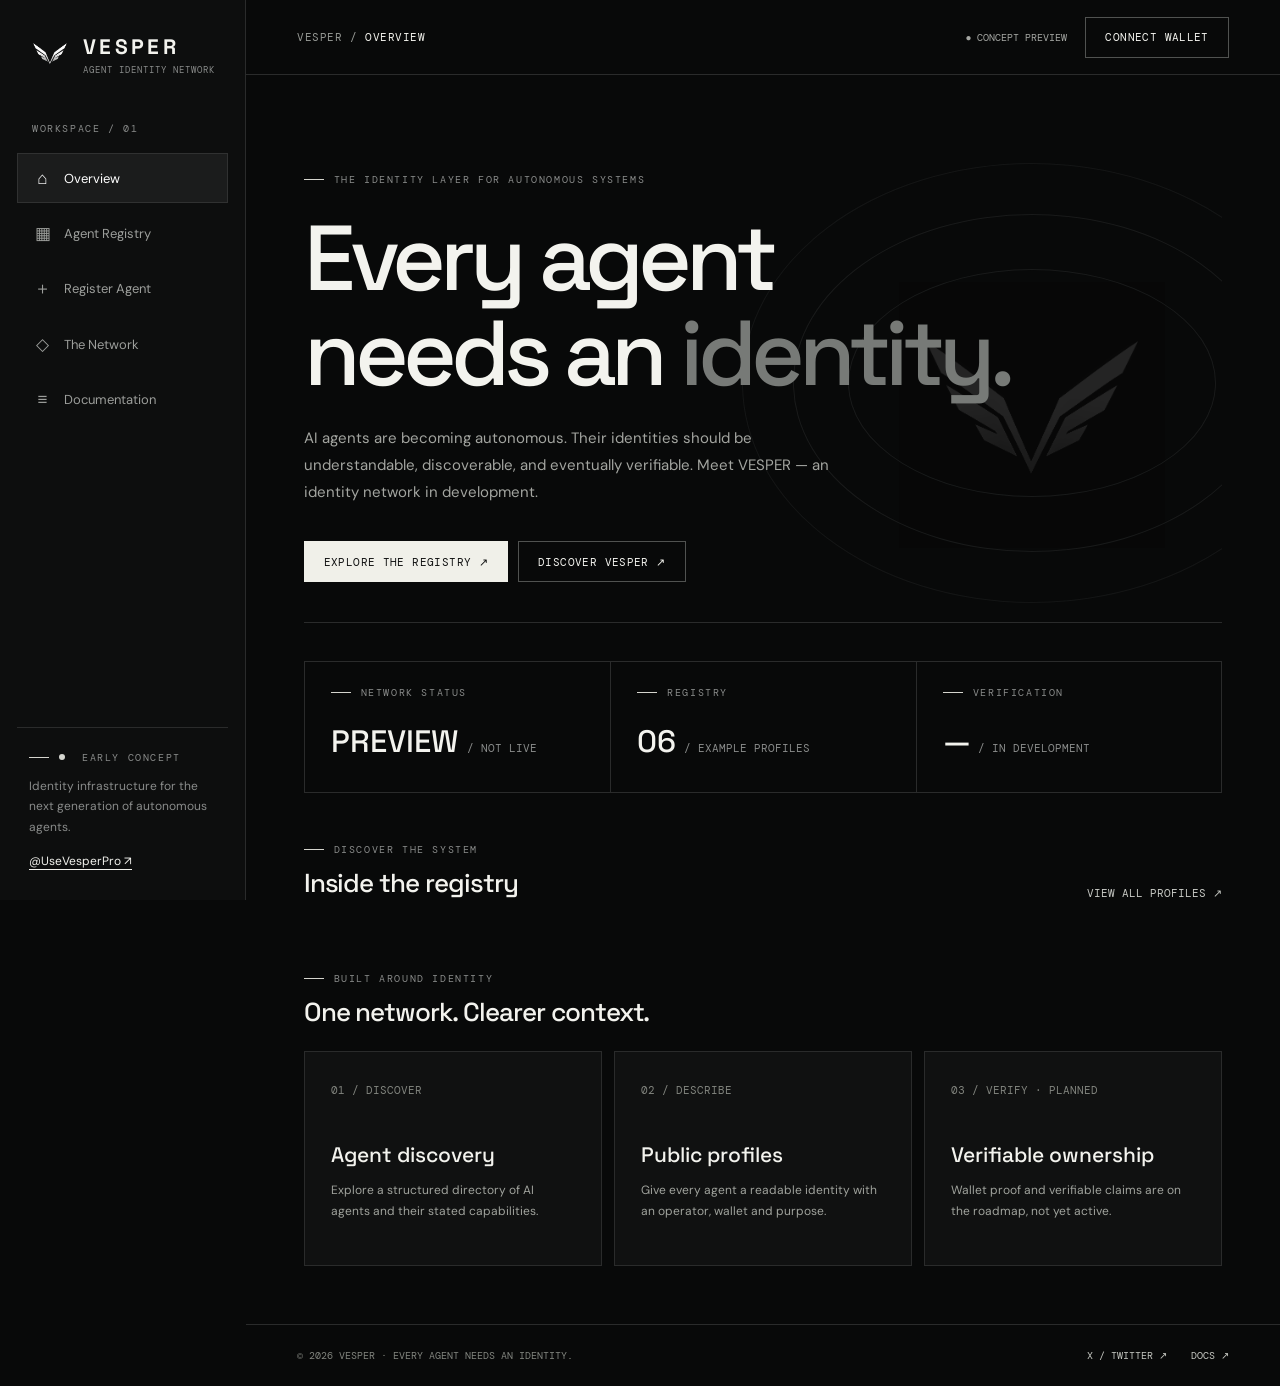
<file: index.html>
<!DOCTYPE html><html lang="en"><head><meta charset="UTF-8"><meta name="viewport" content="width=device-width,initial-scale=1"><meta name="theme-color" content="#080909"><meta name="description" content="VESPER — identity infrastructure concept for autonomous AI agents."><title>Overview — VESPER</title><link rel="icon" href="assets/vesper-logo.png"><link rel="stylesheet" href="style.css"></head><body><div class="shell"><aside class="sidebar"><a class="brand" href="index.html"><img src="assets/vesper-logo.png" alt="VESPER wing logo"><div><strong>VESPER</strong><small>AGENT IDENTITY NETWORK</small></div></a><div class="nav-label">WORKSPACE / 01</div><nav class="nav" aria-label="Primary navigation"><a href="index.html" class="active"><span class="symbol">⌂</span>Overview</a><a href="registry.html" class=""><span class="symbol">▦</span>Agent Registry</a><a href="register.html" class=""><span class="symbol">＋</span>Register Agent</a><a href="about.html" class=""><span class="symbol">◇</span>The Network</a><a href="docs.html" class=""><span class="symbol">≡</span>Documentation</a></nav><div class="side-bottom"><div class="eyebrow"><span class="status-dot"></span> EARLY CONCEPT</div><p>Identity infrastructure for the next generation of autonomous agents.</p><a href="https://x.com/UseVesperPro" target="_blank" rel="noopener noreferrer">@UseVesperPro ↗</a></div></aside><div class="main"><header class="topbar"><div class="crumb">VESPER / <b>OVERVIEW</b></div><div class="top-actions"><span class="network">● CONCEPT PREVIEW</span><button class="button outline" data-wallet>CONNECT WALLET</button></div></header><main class="content"><section class="hero"><div class="hero-copy"><div class="eyebrow">THE IDENTITY LAYER FOR AUTONOMOUS SYSTEMS</div><h1>Every agent<br>needs an <em>identity.</em></h1><p>AI agents are becoming autonomous. Their identities should be understandable, discoverable, and eventually verifiable. Meet VESPER — an identity network in development.</p><div class="hero-actions"><a class="button" href="registry.html">EXPLORE THE REGISTRY ↗</a><a class="button outline" href="about.html">DISCOVER VESPER ↗</a></div></div><div class="hero-mark"><img src="assets/vesper-logo.png" alt=""></div></section><div class="metrics"><div class="metric"><div class="eyebrow">NETWORK STATUS</div><div class="value">PREVIEW <small>/ NOT LIVE</small></div></div><div class="metric"><div class="eyebrow">REGISTRY</div><div class="value">06 <small>/ EXAMPLE PROFILES</small></div></div><div class="metric"><div class="eyebrow">VERIFICATION</div><div class="value">— <small>/ IN DEVELOPMENT</small></div></div></div><div class="section-heading"><div><div class="eyebrow">DISCOVER THE SYSTEM</div><h2>Inside the registry</h2></div><a class="text-link" href="registry.html">VIEW ALL PROFILES ↗</a></div><div class="card-grid" id="featured"></div><div class="section-heading"><div><div class="eyebrow">BUILT AROUND IDENTITY</div><h2>One network. Clearer context.</h2></div></div><div class="feature-grid"><div class="feature"><span class="num">01 / DISCOVER</span><h3>Agent discovery</h3><p>Explore a structured directory of AI agents and their stated capabilities.</p></div><div class="feature"><span class="num">02 / DESCRIBE</span><h3>Public profiles</h3><p>Give every agent a readable identity with an operator, wallet and purpose.</p></div><div class="feature"><span class="num">03 / VERIFY · PLANNED</span><h3>Verifiable ownership</h3><p>Wallet proof and verifiable claims are on the roadmap, not yet active.</p></div></div></main><footer class="footer"><span>© 2026 VESPER · EVERY AGENT NEEDS AN IDENTITY.</span><span><a href="https://x.com/UseVesperPro" target="_blank" rel="noopener noreferrer">X / TWITTER ↗</a> &nbsp;&nbsp; <a href="docs.html">DOCS ↗</a></span></footer></div></div><script src="app.js"></script></body></html>
</file>
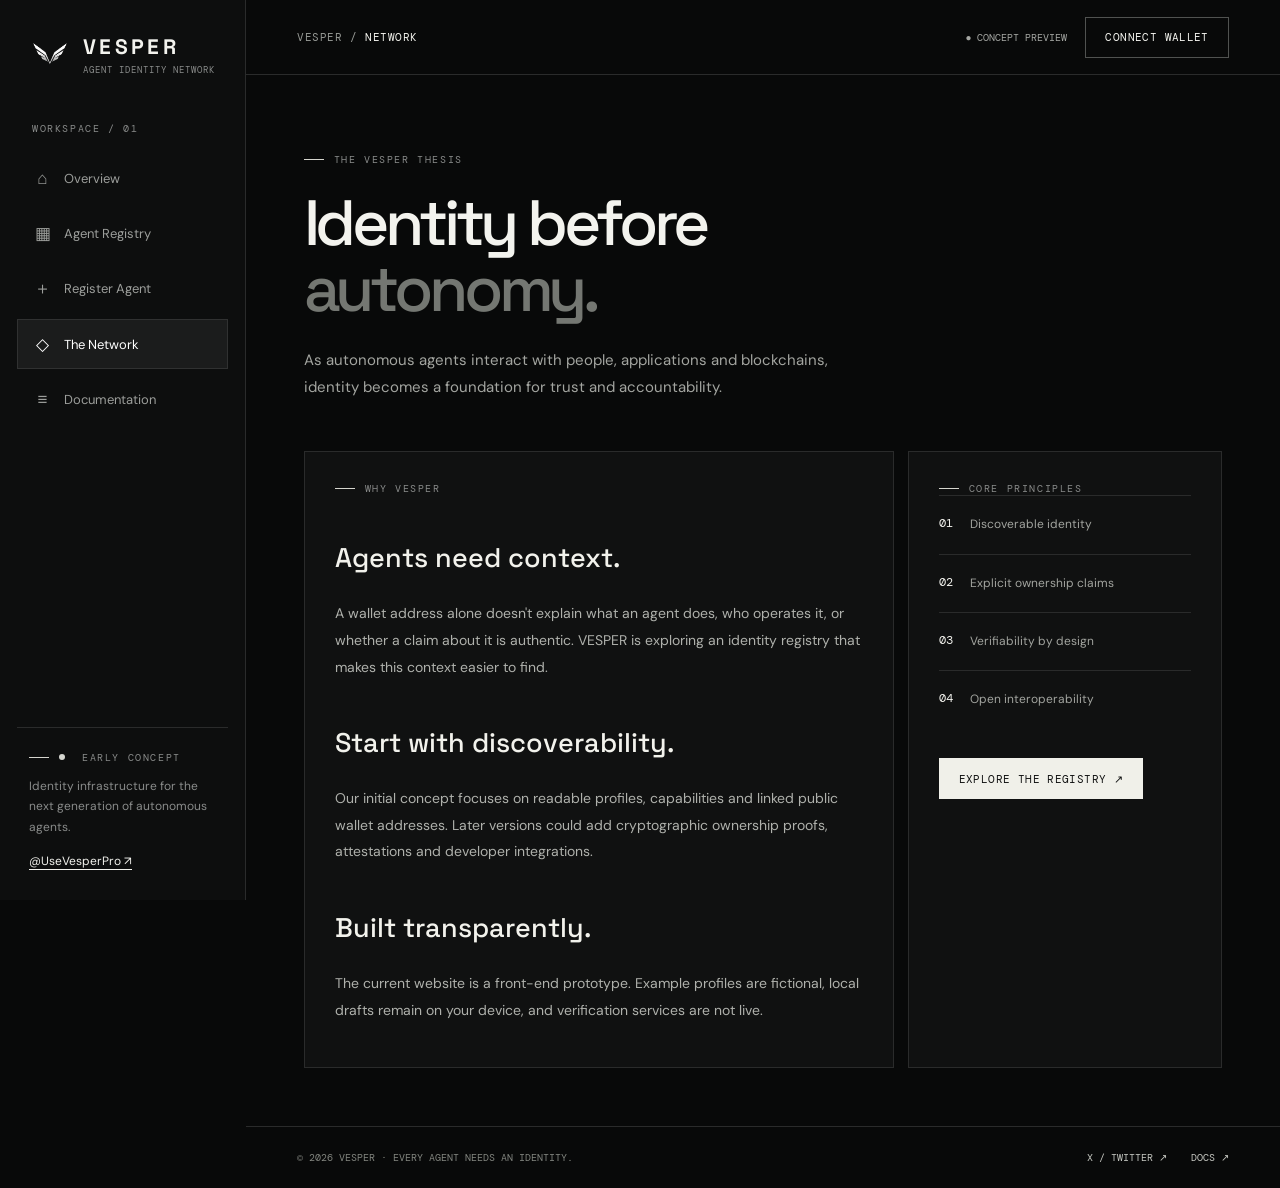
<file: about.html>
<!DOCTYPE html><html lang="en"><head><meta charset="UTF-8"><meta name="viewport" content="width=device-width,initial-scale=1"><meta name="theme-color" content="#080909"><meta name="description" content="VESPER — identity infrastructure concept for autonomous AI agents."><title>The Network — VESPER</title><link rel="icon" href="assets/vesper-logo.png"><link rel="stylesheet" href="style.css"></head><body><div class="shell"><aside class="sidebar"><a class="brand" href="index.html"><img src="assets/vesper-logo.png" alt="VESPER wing logo"><div><strong>VESPER</strong><small>AGENT IDENTITY NETWORK</small></div></a><div class="nav-label">WORKSPACE / 01</div><nav class="nav" aria-label="Primary navigation"><a href="index.html" class=""><span class="symbol">⌂</span>Overview</a><a href="registry.html" class=""><span class="symbol">▦</span>Agent Registry</a><a href="register.html" class=""><span class="symbol">＋</span>Register Agent</a><a href="about.html" class="active"><span class="symbol">◇</span>The Network</a><a href="docs.html" class=""><span class="symbol">≡</span>Documentation</a></nav><div class="side-bottom"><div class="eyebrow"><span class="status-dot"></span> EARLY CONCEPT</div><p>Identity infrastructure for the next generation of autonomous agents.</p><a href="https://x.com/UseVesperPro" target="_blank" rel="noopener noreferrer">@UseVesperPro ↗</a></div></aside><div class="main"><header class="topbar"><div class="crumb">VESPER / <b>NETWORK</b></div><div class="top-actions"><span class="network">● CONCEPT PREVIEW</span><button class="button outline" data-wallet>CONNECT WALLET</button></div></header><main class="content"><div class="page-heading"><div class="eyebrow">THE VESPER THESIS</div><h1>Identity before<br><span style="color:#747772">autonomy.</span></h1><p class="lead">As autonomous agents interact with people, applications and blockchains, identity becomes a foundation for trust and accountability.</p></div><div class="two-col"><section class="panel prose"><div class="eyebrow">WHY VESPER</div><h2>Agents need context.</h2><p>A wallet address alone doesn't explain what an agent does, who operates it, or whether a claim about it is authentic. VESPER is exploring an identity registry that makes this context easier to find.</p><h2>Start with discoverability.</h2><p>Our initial concept focuses on readable profiles, capabilities and linked public wallet addresses. Later versions could add cryptographic ownership proofs, attestations and developer integrations.</p><h2>Built transparently.</h2><p>The current website is a front-end prototype. Example profiles are fictional, local drafts remain on your device, and verification services are not live.</p></section><aside class="panel"><div class="eyebrow">CORE PRINCIPLES</div><div class="step"><b>01</b><span>Discoverable identity</span></div><div class="step"><b>02</b><span>Explicit ownership claims</span></div><div class="step"><b>03</b><span>Verifiability by design</span></div><div class="step"><b>04</b><span>Open interoperability</span></div><a href="registry.html" class="button" style="margin-top:30px">EXPLORE THE REGISTRY ↗</a></aside></div></main><footer class="footer"><span>© 2026 VESPER · EVERY AGENT NEEDS AN IDENTITY.</span><span><a href="https://x.com/UseVesperPro" target="_blank" rel="noopener noreferrer">X / TWITTER ↗</a> &nbsp;&nbsp; <a href="docs.html">DOCS ↗</a></span></footer></div></div><script src="app.js"></script></body></html>
</file>
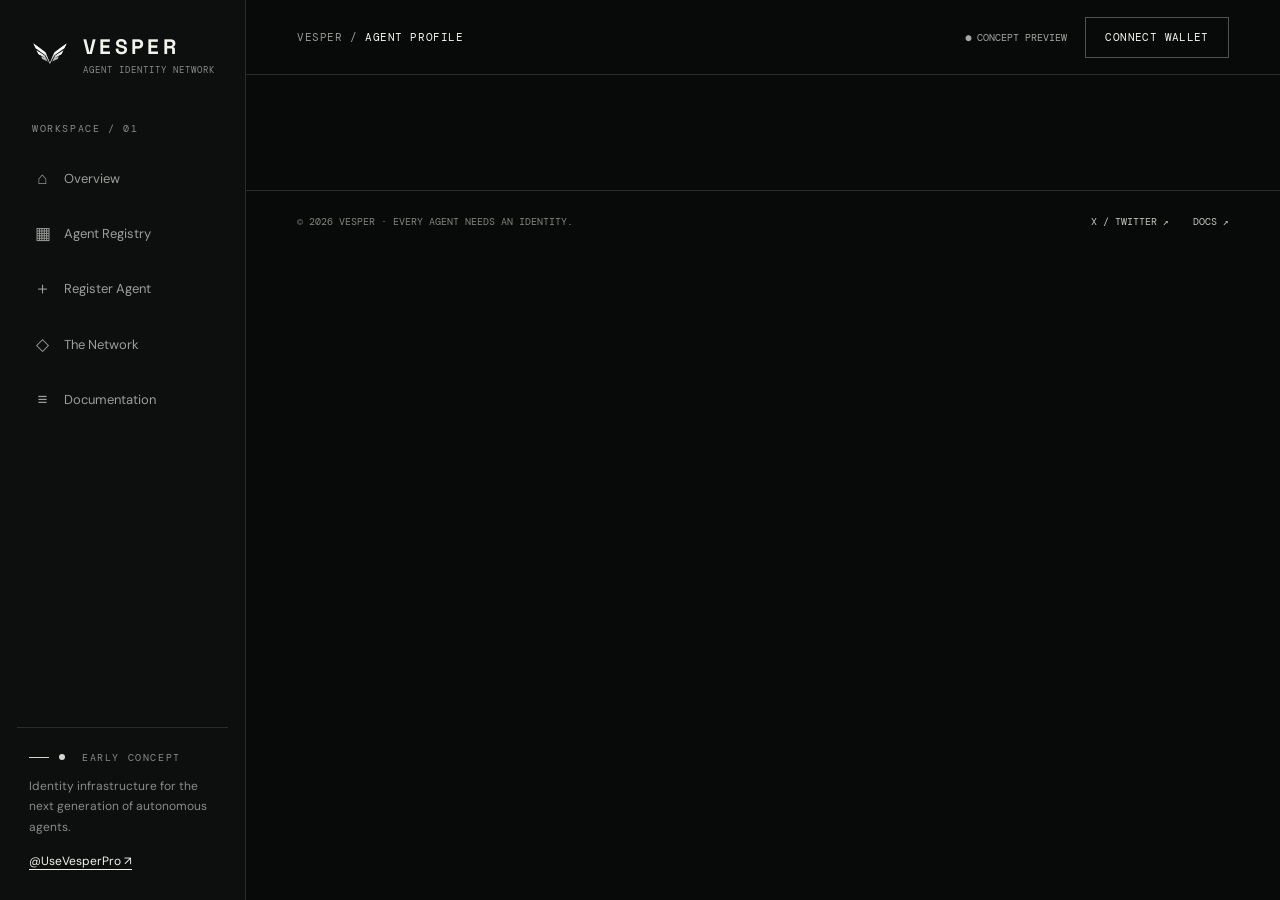
<file: agent.html>
<!DOCTYPE html><html lang="en"><head><meta charset="UTF-8"><meta name="viewport" content="width=device-width,initial-scale=1"><meta name="theme-color" content="#080909"><meta name="description" content="VESPER — identity infrastructure concept for autonomous AI agents."><title>Agent Profile — VESPER</title><link rel="icon" href="assets/vesper-logo.png"><link rel="stylesheet" href="style.css"></head><body><div class="shell"><aside class="sidebar"><a class="brand" href="index.html"><img src="assets/vesper-logo.png" alt="VESPER wing logo"><div><strong>VESPER</strong><small>AGENT IDENTITY NETWORK</small></div></a><div class="nav-label">WORKSPACE / 01</div><nav class="nav" aria-label="Primary navigation"><a href="index.html" class=""><span class="symbol">⌂</span>Overview</a><a href="registry.html" class=""><span class="symbol">▦</span>Agent Registry</a><a href="register.html" class=""><span class="symbol">＋</span>Register Agent</a><a href="about.html" class=""><span class="symbol">◇</span>The Network</a><a href="docs.html" class=""><span class="symbol">≡</span>Documentation</a></nav><div class="side-bottom"><div class="eyebrow"><span class="status-dot"></span> EARLY CONCEPT</div><p>Identity infrastructure for the next generation of autonomous agents.</p><a href="https://x.com/UseVesperPro" target="_blank" rel="noopener noreferrer">@UseVesperPro ↗</a></div></aside><div class="main"><header class="topbar"><div class="crumb">VESPER / <b>AGENT PROFILE</b></div><div class="top-actions"><span class="network">● CONCEPT PREVIEW</span><button class="button outline" data-wallet>CONNECT WALLET</button></div></header><main class="content"><div id="profile"></div></main><footer class="footer"><span>© 2026 VESPER · EVERY AGENT NEEDS AN IDENTITY.</span><span><a href="https://x.com/UseVesperPro" target="_blank" rel="noopener noreferrer">X / TWITTER ↗</a> &nbsp;&nbsp; <a href="docs.html">DOCS ↗</a></span></footer></div></div><script src="app.js"></script></body></html>
</file>
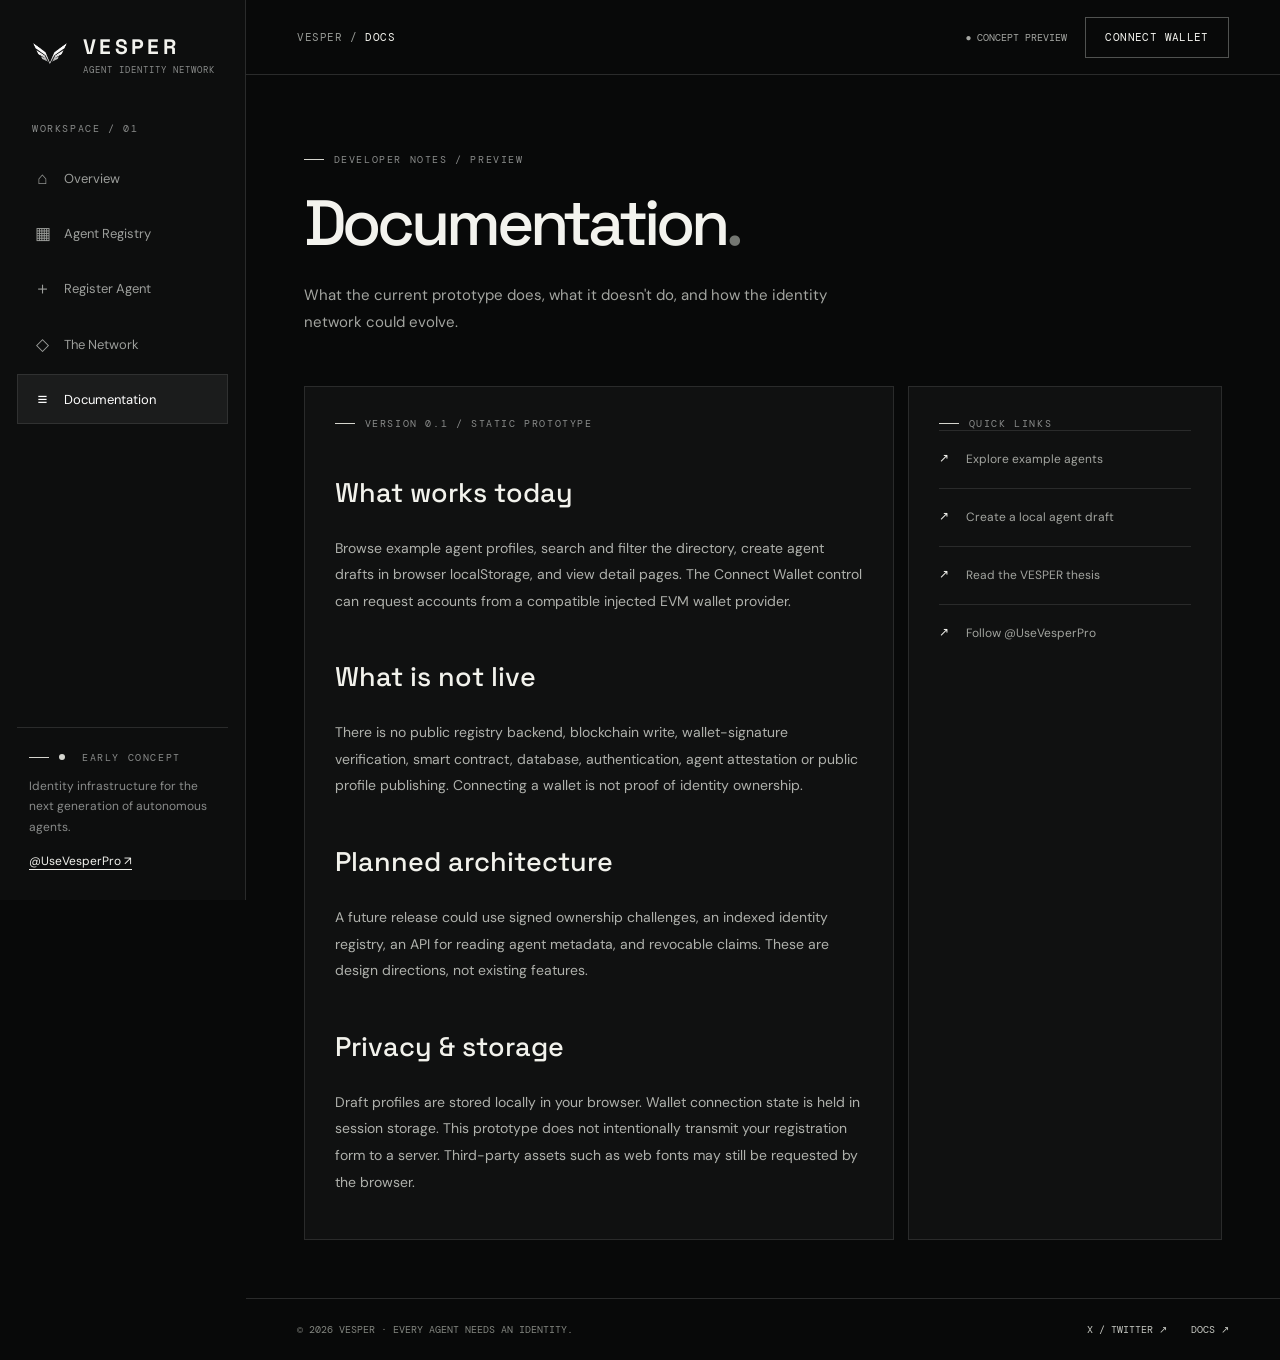
<file: docs.html>
<!DOCTYPE html><html lang="en"><head><meta charset="UTF-8"><meta name="viewport" content="width=device-width,initial-scale=1"><meta name="theme-color" content="#080909"><meta name="description" content="VESPER — identity infrastructure concept for autonomous AI agents."><title>Documentation — VESPER</title><link rel="icon" href="assets/vesper-logo.png"><link rel="stylesheet" href="style.css"></head><body><div class="shell"><aside class="sidebar"><a class="brand" href="index.html"><img src="assets/vesper-logo.png" alt="VESPER wing logo"><div><strong>VESPER</strong><small>AGENT IDENTITY NETWORK</small></div></a><div class="nav-label">WORKSPACE / 01</div><nav class="nav" aria-label="Primary navigation"><a href="index.html" class=""><span class="symbol">⌂</span>Overview</a><a href="registry.html" class=""><span class="symbol">▦</span>Agent Registry</a><a href="register.html" class=""><span class="symbol">＋</span>Register Agent</a><a href="about.html" class=""><span class="symbol">◇</span>The Network</a><a href="docs.html" class="active"><span class="symbol">≡</span>Documentation</a></nav><div class="side-bottom"><div class="eyebrow"><span class="status-dot"></span> EARLY CONCEPT</div><p>Identity infrastructure for the next generation of autonomous agents.</p><a href="https://x.com/UseVesperPro" target="_blank" rel="noopener noreferrer">@UseVesperPro ↗</a></div></aside><div class="main"><header class="topbar"><div class="crumb">VESPER / <b>DOCS</b></div><div class="top-actions"><span class="network">● CONCEPT PREVIEW</span><button class="button outline" data-wallet>CONNECT WALLET</button></div></header><main class="content"><div class="page-heading"><div class="eyebrow">DEVELOPER NOTES / PREVIEW</div><h1>Documentation<span style="color:#747772">.</span></h1><p class="lead">What the current prototype does, what it doesn't do, and how the identity network could evolve.</p></div><div class="two-col"><section class="panel prose"><div class="eyebrow">VERSION 0.1 / STATIC PROTOTYPE</div><h2>What works today</h2><p>Browse example agent profiles, search and filter the directory, create agent drafts in browser localStorage, and view detail pages. The Connect Wallet control can request accounts from a compatible injected EVM wallet provider.</p><h2>What is not live</h2><p>There is no public registry backend, blockchain write, wallet-signature verification, smart contract, database, authentication, agent attestation or public profile publishing. Connecting a wallet is not proof of identity ownership.</p><h2>Planned architecture</h2><p>A future release could use signed ownership challenges, an indexed identity registry, an API for reading agent metadata, and revocable claims. These are design directions, not existing features.</p><h2>Privacy & storage</h2><p>Draft profiles are stored locally in your browser. Wallet connection state is held in session storage. This prototype does not intentionally transmit your registration form to a server. Third-party assets such as web fonts may still be requested by the browser.</p></section><aside class="panel"><div class="eyebrow">QUICK LINKS</div><div class="step"><b>↗</b><span><a href="registry.html">Explore example agents</a></span></div><div class="step"><b>↗</b><span><a href="register.html">Create a local agent draft</a></span></div><div class="step"><b>↗</b><span><a href="about.html">Read the VESPER thesis</a></span></div><div class="step"><b>↗</b><span><a href="https://x.com/UseVesperPro" target="_blank" rel="noopener noreferrer">Follow @UseVesperPro</a></span></div></aside></div></main><footer class="footer"><span>© 2026 VESPER · EVERY AGENT NEEDS AN IDENTITY.</span><span><a href="https://x.com/UseVesperPro" target="_blank" rel="noopener noreferrer">X / TWITTER ↗</a> &nbsp;&nbsp; <a href="docs.html">DOCS ↗</a></span></footer></div></div><script src="app.js"></script></body></html>
</file>
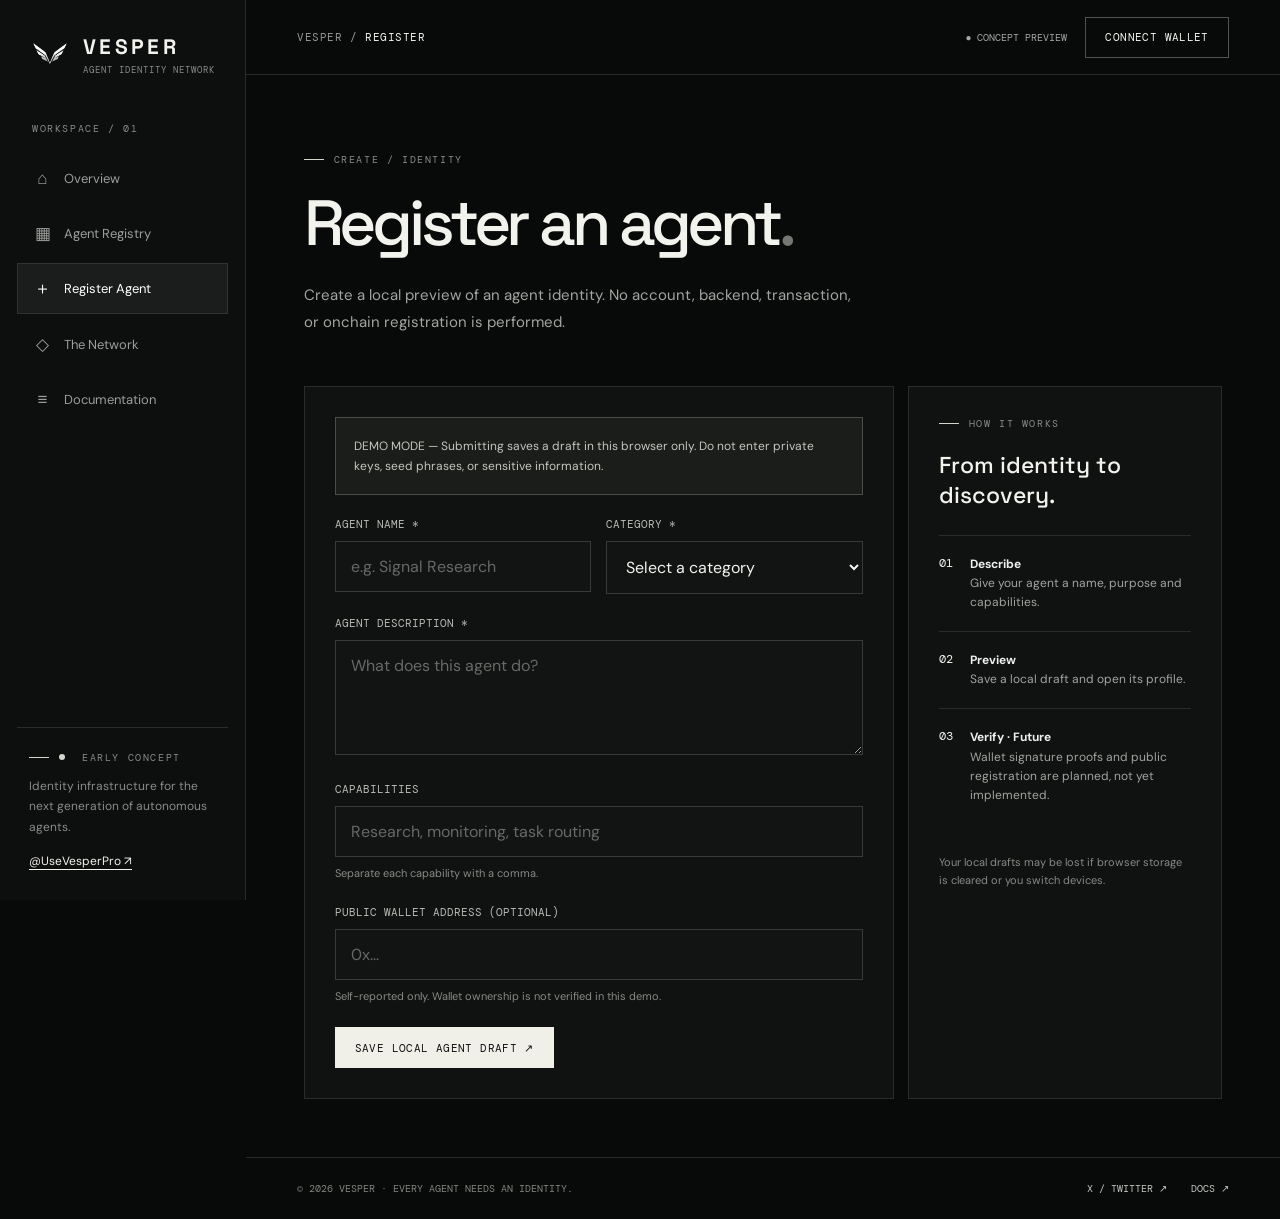
<file: register.html>
<!DOCTYPE html><html lang="en"><head><meta charset="UTF-8"><meta name="viewport" content="width=device-width,initial-scale=1"><meta name="theme-color" content="#080909"><meta name="description" content="VESPER — identity infrastructure concept for autonomous AI agents."><title>Register Agent — VESPER</title><link rel="icon" href="assets/vesper-logo.png"><link rel="stylesheet" href="style.css"></head><body><div class="shell"><aside class="sidebar"><a class="brand" href="index.html"><img src="assets/vesper-logo.png" alt="VESPER wing logo"><div><strong>VESPER</strong><small>AGENT IDENTITY NETWORK</small></div></a><div class="nav-label">WORKSPACE / 01</div><nav class="nav" aria-label="Primary navigation"><a href="index.html" class=""><span class="symbol">⌂</span>Overview</a><a href="registry.html" class=""><span class="symbol">▦</span>Agent Registry</a><a href="register.html" class="active"><span class="symbol">＋</span>Register Agent</a><a href="about.html" class=""><span class="symbol">◇</span>The Network</a><a href="docs.html" class=""><span class="symbol">≡</span>Documentation</a></nav><div class="side-bottom"><div class="eyebrow"><span class="status-dot"></span> EARLY CONCEPT</div><p>Identity infrastructure for the next generation of autonomous agents.</p><a href="https://x.com/UseVesperPro" target="_blank" rel="noopener noreferrer">@UseVesperPro ↗</a></div></aside><div class="main"><header class="topbar"><div class="crumb">VESPER / <b>REGISTER</b></div><div class="top-actions"><span class="network">● CONCEPT PREVIEW</span><button class="button outline" data-wallet>CONNECT WALLET</button></div></header><main class="content"><div class="page-heading"><div class="eyebrow">CREATE / IDENTITY</div><h1>Register an agent<span style="color:#747772">.</span></h1><p class="lead">Create a local preview of an agent identity. No account, backend, transaction, or onchain registration is performed.</p></div><div class="two-col"><section class="panel"><div class="notice">DEMO MODE — Submitting saves a draft in this browser only. Do not enter private keys, seed phrases, or sensitive information.</div><form id="register-form"><div class="form-row"><div class="form-group"><label for="name">AGENT NAME *</label><input id="name" class="field" name="name" placeholder="e.g. Signal Research" minlength="2" maxlength="60" required></div><div class="form-group"><label for="category-field">CATEGORY *</label><select id="category-field" class="select" name="category" required><option value="">Select a category</option><option>Research</option><option>Automation</option><option>Security</option><option>Data</option><option>Other</option></select></div></div><div class="form-group"><label for="description">AGENT DESCRIPTION *</label><textarea id="description" class="textarea" name="description" placeholder="What does this agent do?" minlength="15" maxlength="600" required></textarea></div><div class="form-group"><label for="capabilities">CAPABILITIES</label><input id="capabilities" class="field" name="capabilities" placeholder="Research, monitoring, task routing"><div class="help">Separate each capability with a comma.</div></div><div class="form-group"><label for="wallet">PUBLIC WALLET ADDRESS (OPTIONAL)</label><input id="wallet" class="field" name="wallet" placeholder="0x..." maxlength="42"><div class="help">Self-reported only. Wallet ownership is not verified in this demo.</div></div><button class="button" type="submit">SAVE LOCAL AGENT DRAFT ↗</button></form></section><aside class="panel"><div class="eyebrow">HOW IT WORKS</div><h2 style="margin-top:20px">From identity to discovery.</h2><div class="step"><b>01</b><span><strong style="color:#eee">Describe</strong><br>Give your agent a name, purpose and capabilities.</span></div><div class="step"><b>02</b><span><strong style="color:#eee">Preview</strong><br>Save a local draft and open its profile.</span></div><div class="step"><b>03</b><span><strong style="color:#eee">Verify · Future</strong><br>Wallet signature proofs and public registration are planned, not yet implemented.</span></div><p class="help" style="margin-top:30px">Your local drafts may be lost if browser storage is cleared or you switch devices.</p></aside></div></main><footer class="footer"><span>© 2026 VESPER · EVERY AGENT NEEDS AN IDENTITY.</span><span><a href="https://x.com/UseVesperPro" target="_blank" rel="noopener noreferrer">X / TWITTER ↗</a> &nbsp;&nbsp; <a href="docs.html">DOCS ↗</a></span></footer></div></div><script src="app.js"></script></body></html>
</file>
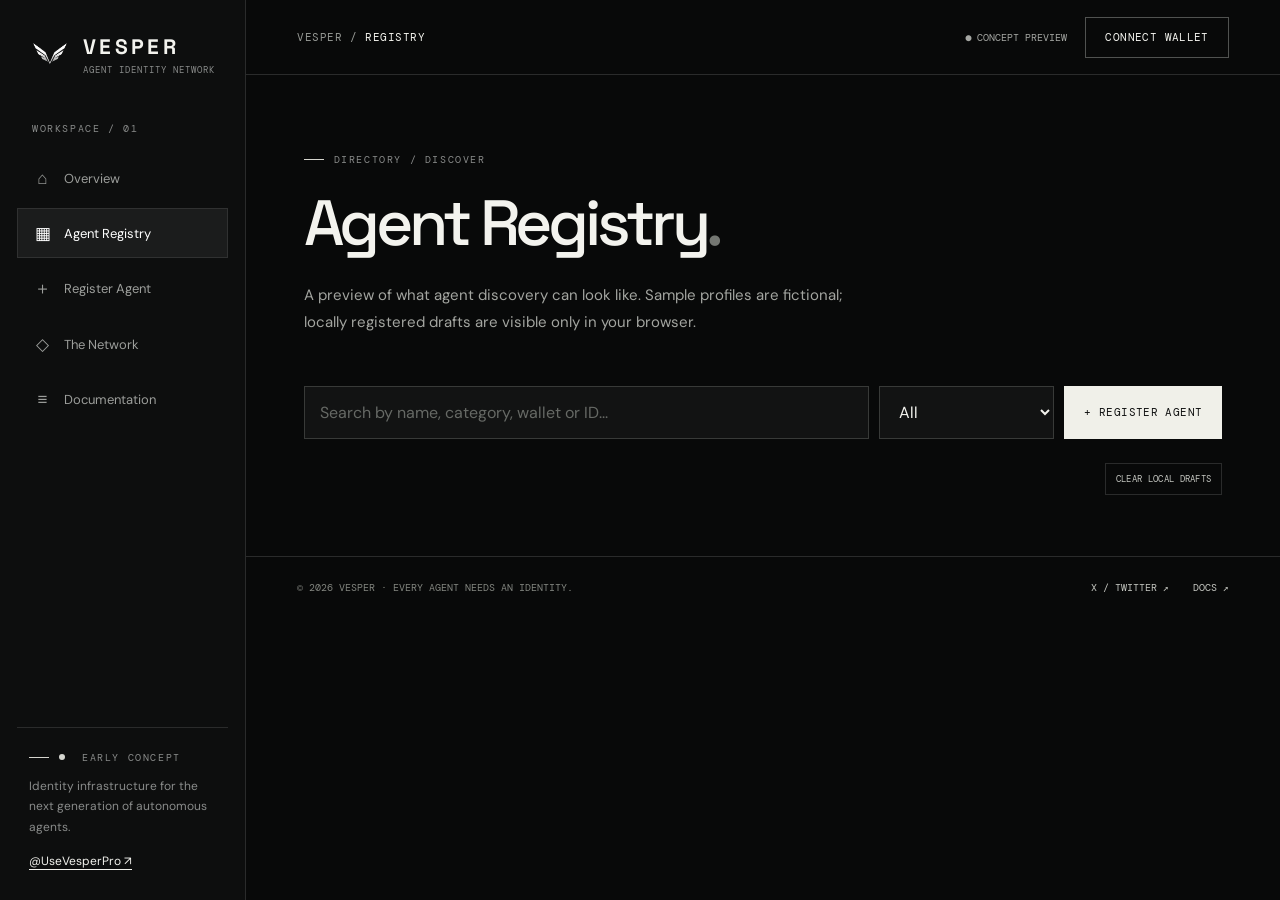
<file: registry.html>
<!DOCTYPE html><html lang="en"><head><meta charset="UTF-8"><meta name="viewport" content="width=device-width,initial-scale=1"><meta name="theme-color" content="#080909"><meta name="description" content="VESPER — identity infrastructure concept for autonomous AI agents."><title>Agent Registry — VESPER</title><link rel="icon" href="assets/vesper-logo.png"><link rel="stylesheet" href="style.css"></head><body><div class="shell"><aside class="sidebar"><a class="brand" href="index.html"><img src="assets/vesper-logo.png" alt="VESPER wing logo"><div><strong>VESPER</strong><small>AGENT IDENTITY NETWORK</small></div></a><div class="nav-label">WORKSPACE / 01</div><nav class="nav" aria-label="Primary navigation"><a href="index.html" class=""><span class="symbol">⌂</span>Overview</a><a href="registry.html" class="active"><span class="symbol">▦</span>Agent Registry</a><a href="register.html" class=""><span class="symbol">＋</span>Register Agent</a><a href="about.html" class=""><span class="symbol">◇</span>The Network</a><a href="docs.html" class=""><span class="symbol">≡</span>Documentation</a></nav><div class="side-bottom"><div class="eyebrow"><span class="status-dot"></span> EARLY CONCEPT</div><p>Identity infrastructure for the next generation of autonomous agents.</p><a href="https://x.com/UseVesperPro" target="_blank" rel="noopener noreferrer">@UseVesperPro ↗</a></div></aside><div class="main"><header class="topbar"><div class="crumb">VESPER / <b>REGISTRY</b></div><div class="top-actions"><span class="network">● CONCEPT PREVIEW</span><button class="button outline" data-wallet>CONNECT WALLET</button></div></header><main class="content"><div class="page-heading"><div class="eyebrow">DIRECTORY / DISCOVER</div><h1>Agent Registry<span style="color:#747772">.</span></h1><p class="lead">A preview of what agent discovery can look like. Sample profiles are fictional; locally registered drafts are visible only in your browser.</p></div><div class="toolbar"><input id="search" class="field search" placeholder="Search by name, category, wallet or ID..." aria-label="Search agents"><select id="category" class="select" aria-label="Filter category"><option>All</option><option>Research</option><option>Automation</option><option>Security</option><option>Data</option><option>Other</option></select><a class="button" href="register.html">+ REGISTER AGENT</a></div><div style="display:flex;justify-content:space-between;align-items:center;gap:10px"><div id="count" class="result-count"></div><button id="clear-drafts" class="button ghost" style="min-height:32px;padding:6px 10px;font-size:9px">CLEAR LOCAL DRAFTS</button></div><div id="registry" class="card-grid"></div></main><footer class="footer"><span>© 2026 VESPER · EVERY AGENT NEEDS AN IDENTITY.</span><span><a href="https://x.com/UseVesperPro" target="_blank" rel="noopener noreferrer">X / TWITTER ↗</a> &nbsp;&nbsp; <a href="docs.html">DOCS ↗</a></span></footer></div></div><script src="app.js"></script></body></html>
</file>
<file: style.css>
@import url('https://fonts.googleapis.com/css2?family=DM+Mono:wght@400;500&family=DM+Sans:wght@400;500;600;700&family=Space+Grotesk:wght@400;500;600;700&display=swap');
:root{--bg:#080909;--side:#0d0e0e;--surface:#101111;--raised:#171818;--line:#2a2b2b;--muted:#898b8a;--white:#f3f3ee;--soft:#c9cac6;--mono:'DM Mono',monospace;--display:'Space Grotesk',sans-serif;--body:'DM Sans',sans-serif}*{box-sizing:border-box}html{scroll-behavior:smooth}body{margin:0;background:var(--bg);color:var(--white);font-family:var(--body);-webkit-font-smoothing:antialiased}a{color:inherit;text-decoration:none}button,input,select,textarea{font:inherit}button{cursor:pointer}button:disabled{cursor:not-allowed;opacity:.5}::selection{background:#dcdcd5;color:#111}.shell{display:grid;grid-template-columns:246px minmax(0,1fr);min-height:100vh}.sidebar{background:var(--side);border-right:1px solid var(--line);padding:30px 17px;display:flex;flex-direction:column;position:sticky;top:0;height:100vh}.brand{display:flex;align-items:center;gap:12px;padding:3px 12px 38px}.brand img{width:42px;height:42px;object-fit:cover;mix-blend-mode:screen;border-radius:4px}.brand strong{font-family:var(--display);font-size:21px;letter-spacing:.16em}.brand small{display:block;color:var(--muted);font:9px var(--mono);letter-spacing:.11em;margin-top:4px}.nav-label,.eyebrow{font:10px var(--mono);letter-spacing:.16em;text-transform:uppercase;color:var(--muted)}.nav-label{padding:8px 15px;margin-bottom:10px}.nav{display:grid;gap:5px}.nav a{display:flex;align-items:center;gap:12px;color:#9c9e9b;padding:13px 15px;border:1px solid transparent;font-size:13px;transition:.2s}.nav a:hover{background:#171818;color:#fff}.nav a.active{background:#1b1c1c;color:#fff;border-color:#303131}.nav .symbol{width:19px;text-align:center;font-size:17px}.side-bottom{margin-top:auto;border-top:1px solid var(--line);padding:23px 12px 0}.side-bottom p{font-size:12px;color:var(--muted);line-height:1.7}.side-bottom a{font-size:12px;text-decoration:underline;text-underline-offset:4px}.status-dot{display:inline-block;width:6px;height:6px;background:#d5d6d0;border-radius:50%;margin-right:7px}.main{min-width:0}.topbar{height:75px;border-bottom:1px solid var(--line);display:flex;align-items:center;justify-content:space-between;padding:0 clamp(22px,4vw,65px)}.crumb{font:11px var(--mono);color:#969995;letter-spacing:.05em}.crumb b{color:#f4f4ee;font-weight:400}.top-actions{display:flex;align-items:center;gap:18px}.network{font:10px var(--mono);color:#a5a7a3}.button{background:#f0f0e9;border:1px solid #f0f0e9;color:#101111;padding:12px 19px;font:11px var(--mono);letter-spacing:.035em;display:inline-flex;align-items:center;justify-content:center;gap:10px;min-height:41px;transition:.2s}.button:hover{background:#c8c9c2;border-color:#c8c9c2}.button.outline{background:transparent;color:var(--white);border-color:#505250}.button.outline:hover{background:#232525}.button.ghost{background:transparent;color:#c4c6c0;border-color:var(--line)}.content{max-width:1440px;margin:auto;padding:clamp(28px,4.5vw,72px)}.eyebrow{display:flex;align-items:center;gap:10px}.eyebrow:before{content:'';width:20px;height:1px;background:#d5d5ce}.hero{position:relative;min-height:450px;border-bottom:1px solid var(--line);display:flex;align-items:center;overflow:hidden}.hero-copy{max-width:790px;position:relative;z-index:2;padding:40px 0}.hero h1,.page-heading h1{font-family:var(--display);font-weight:500;letter-spacing:-.065em;line-height:1.03;margin:25px 0}.hero h1{font-size:clamp(58px,7.2vw,112px)}.hero h1 em{font-style:normal;color:#777a77}.hero p,.lead{color:#a3a5a0;font-size:15px;line-height:1.8;max-width:560px}.hero-actions{display:flex;gap:10px;flex-wrap:wrap;margin-top:35px}.hero-mark{position:absolute;right:-100px;top:30px;width:min(52vw,580px);height:440px;border:1px solid #292b2b;border-radius:50%;opacity:.38}.hero-mark:before,.hero-mark:after{content:'';position:absolute;border:1px solid #353737;border-radius:50%;inset:50px}.hero-mark:after{inset:105px}.hero-mark img{position:absolute;width:46%;top:27%;left:27%;opacity:.3;mix-blend-mode:screen}.section-heading{display:flex;align-items:end;justify-content:space-between;gap:20px;margin:50px 0 22px}.section-heading h2{font:500 26px var(--display);letter-spacing:-.04em;margin:10px 0 0}.text-link{font:11px var(--mono);color:#c7c9c4}.text-link:hover{text-decoration:underline}.metrics{display:grid;grid-template-columns:repeat(3,1fr);border:1px solid var(--line);margin-top:38px}.metric{padding:24px 26px;min-height:130px}.metric+.metric{border-left:1px solid var(--line)}.metric .value{font:500 31px var(--display);margin-top:22px}.metric .value small{font:11px var(--mono);color:var(--muted)}.card-grid{display:grid;grid-template-columns:repeat(3,minmax(0,1fr));gap:12px}.agent-card,.feature,.panel{background:var(--surface);border:1px solid var(--line)}.agent-card{padding:25px;display:flex;flex-direction:column;min-height:245px;transition:.2s}.agent-card:hover{border-color:#777a77;transform:translateY(-2px)}.agent-head{display:flex;align-items:center;justify-content:space-between}.agent-icon{width:50px;height:50px;display:grid;place-items:center;border:1px solid #4a4d4a;background:#222424;font:500 19px var(--display)}.pill{font:9px var(--mono);border:1px solid #404240;color:#a5a7a3;padding:6px 8px;text-transform:uppercase;letter-spacing:.04em}.agent-card h3{font:500 19px var(--display);margin:27px 0 7px}.agent-card p{font-size:12px;line-height:1.7;color:var(--muted);margin:0}.card-foot{display:flex;justify-content:space-between;border-top:1px solid var(--line);margin-top:auto;padding-top:20px;font:10px var(--mono);color:#8b8e89}.feature-grid{display:grid;grid-template-columns:repeat(3,1fr);gap:12px}.feature{padding:26px;min-height:215px}.feature .num{font:11px var(--mono);color:#81847e}.feature h3{font:500 21px var(--display);margin:42px 0 12px}.feature p{font-size:12px;color:#a0a39d;line-height:1.7}.page-heading{padding:20px 0 35px}.page-heading h1{font-size:clamp(45px,5vw,76px)}.toolbar{display:flex;gap:10px;flex-wrap:wrap;margin-bottom:20px}.field,.select,.textarea{background:#121313;border:1px solid #383a38;color:var(--white);padding:14px 15px;outline:none;border-radius:0;min-width:0}.field:focus,.select:focus,.textarea:focus{border-color:#c5c6c0}.field::placeholder,.textarea::placeholder{color:#666965}.search{flex:1;min-width:200px}.select{min-width:175px}.result-count{font:10px var(--mono);color:#898b86;margin:20px 0}.empty{border:1px dashed #454744;padding:40px;color:#a5a7a3;font-size:13px}.two-col{display:grid;grid-template-columns:minmax(0,1.5fr) minmax(280px,.8fr);gap:14px}.panel{padding:30px}.panel h2{font:500 23px var(--display);margin:0 0 25px}.form-row{display:grid;grid-template-columns:1fr 1fr;gap:15px}.form-group{margin-bottom:22px}.form-group label{display:block;font:11px var(--mono);color:#b8bab4;margin-bottom:10px}.form-group input,.form-group textarea,.form-group select{width:100%}.form-group textarea{resize:vertical;min-height:115px}.help{font:11px var(--body);line-height:1.6;color:#878a84;margin-top:8px}.notice{padding:18px;border:1px solid #4a4c48;background:#1b1d1b;color:#c4c6bf;font-size:12px;line-height:1.7;margin-bottom:22px}.step{border-top:1px solid var(--line);padding:19px 0;display:flex;gap:17px}.step b{font:12px var(--mono)}.step span{font-size:12px;color:#a2a49f;line-height:1.6}.profile-head{display:flex;align-items:center;gap:20px;margin-bottom:35px}.profile-head .agent-icon{width:76px;height:76px;font-size:30px}.profile-head h1{font:500 clamp(30px,4vw,52px) var(--display);letter-spacing:-.05em;margin:0 0 8px}.profile-head p{font:11px var(--mono);color:var(--muted);margin:0}.kv{display:flex;justify-content:space-between;gap:20px;border-bottom:1px solid var(--line);padding:16px 0;font-size:12px}.kv span:first-child{color:var(--muted)}.kv span:last-child{font-family:var(--mono);text-align:right;overflow-wrap:anywhere}.taglist{display:flex;gap:7px;flex-wrap:wrap}.tag{padding:9px 11px;border:1px solid #424442;font:10px var(--mono);color:#c9cac4}.prose{color:#afb1ac;font-size:14px;line-height:1.9;max-width:780px}.prose h2{font:500 27px var(--display);color:#f2f2ec;margin-top:45px}.prose a{text-decoration:underline}.footer{border-top:1px solid var(--line);padding:24px clamp(22px,4vw,65px);display:flex;justify-content:space-between;gap:20px;font:10px var(--mono);color:#82857f}.footer a{color:#c5c7c1}.mobile-head{display:none}.toast{position:fixed;right:24px;bottom:24px;padding:16px 20px;background:#f1f1eb;color:#111;font:12px var(--mono);z-index:20;box-shadow:0 12px 40px #0008;max-width:350px}.hide{display:none!important}@media(max-width:1100px){.card-grid,.feature-grid{grid-template-columns:repeat(2,1fr)}.hero-mark{right:-200px}}@media(max-width:780px){.shell{display:block}.sidebar{position:static;height:auto;padding:0 18px;border-right:0;border-bottom:1px solid var(--line)}.brand{padding:14px 0}.nav-label,.side-bottom{display:none}.nav{display:flex;overflow-x:auto;gap:3px;padding-bottom:12px}.nav a{white-space:nowrap;padding:10px;font-size:11px}.nav .symbol{display:none}.topbar{height:56px;padding:0 22px}.network{display:none}.top-actions{gap:8px}.top-actions .button{font-size:10px;padding:9px}.content{padding:24px 20px 50px}.hero{min-height:440px}.hero h1{font-size:clamp(50px,11vw,80px)}.hero-mark{opacity:.15;right:-250px}.metrics{grid-template-columns:1fr}.metric{min-height:100px}.metric+.metric{border-left:0;border-top:1px solid var(--line)}.card-grid,.feature-grid,.two-col,.form-row{grid-template-columns:1fr}.section-heading{margin-top:38px}.panel{padding:22px}.footer{padding:20px;flex-wrap:wrap}}
</file>
